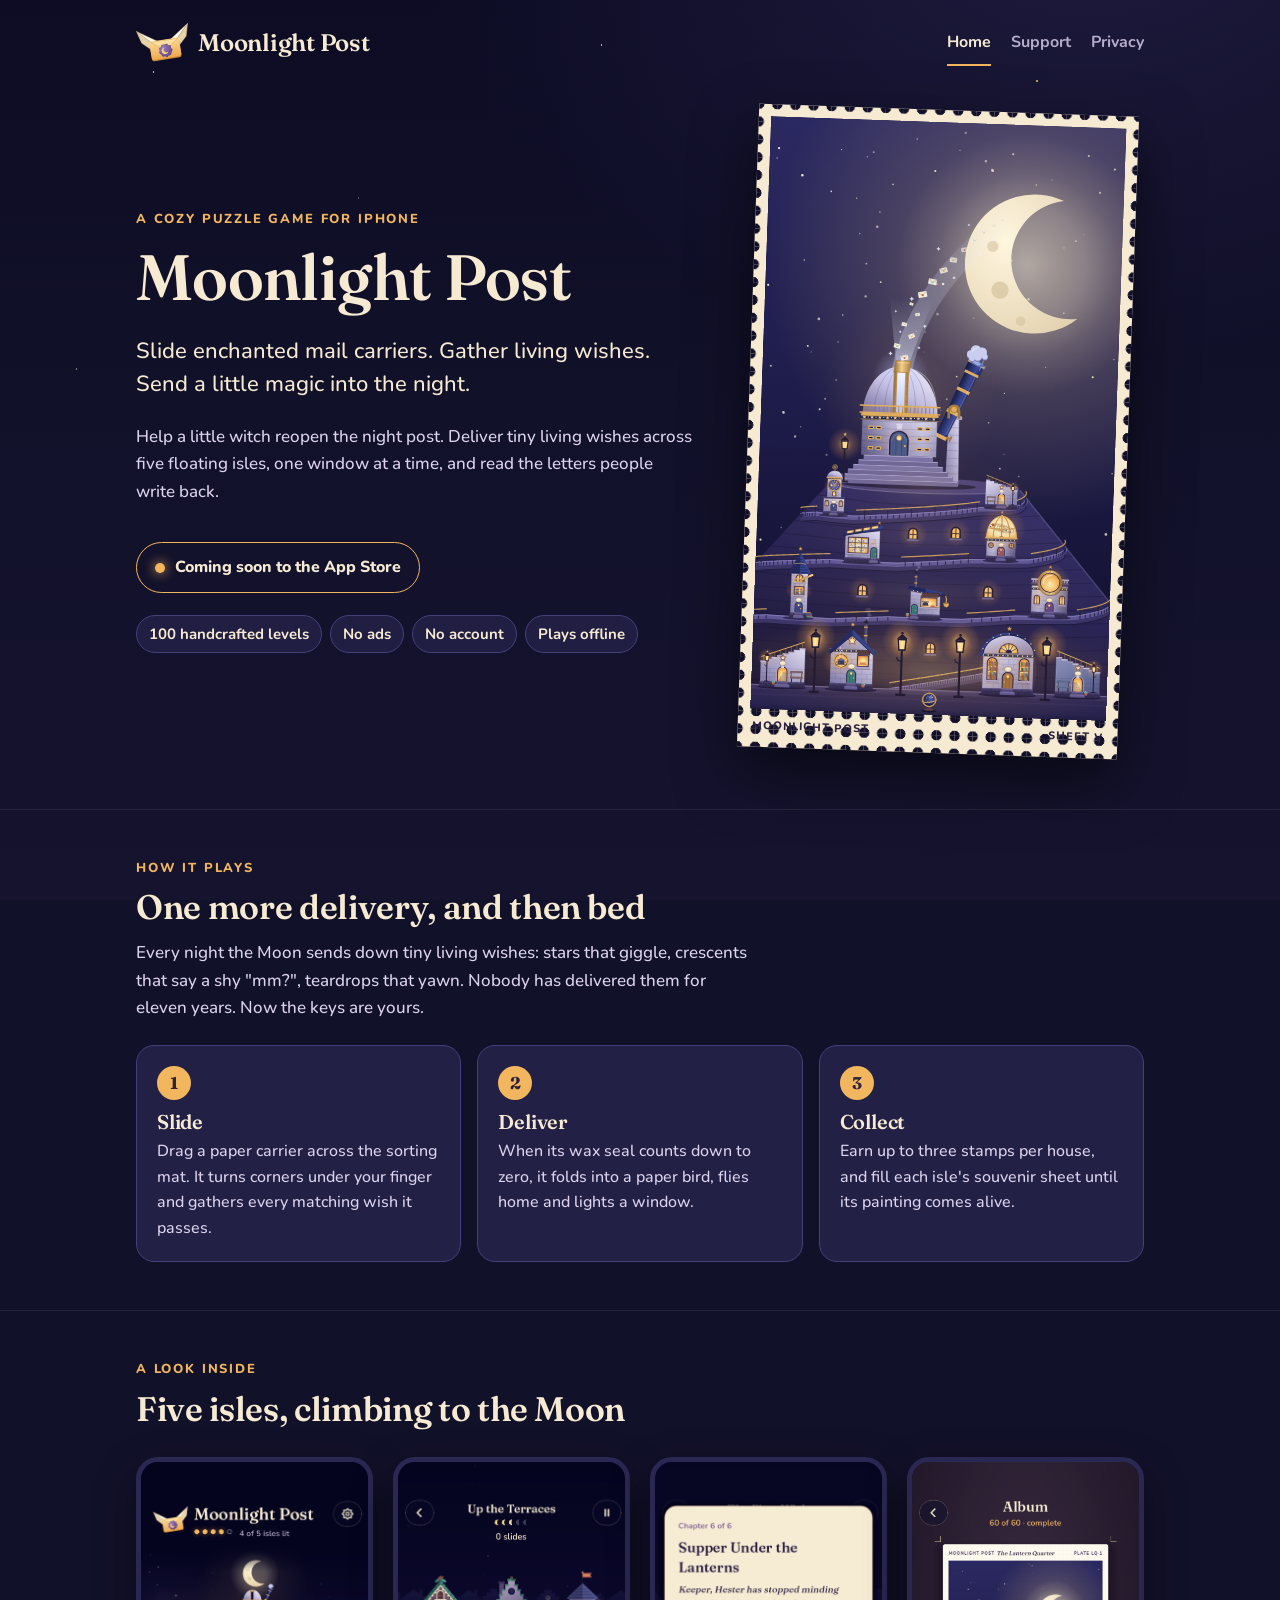
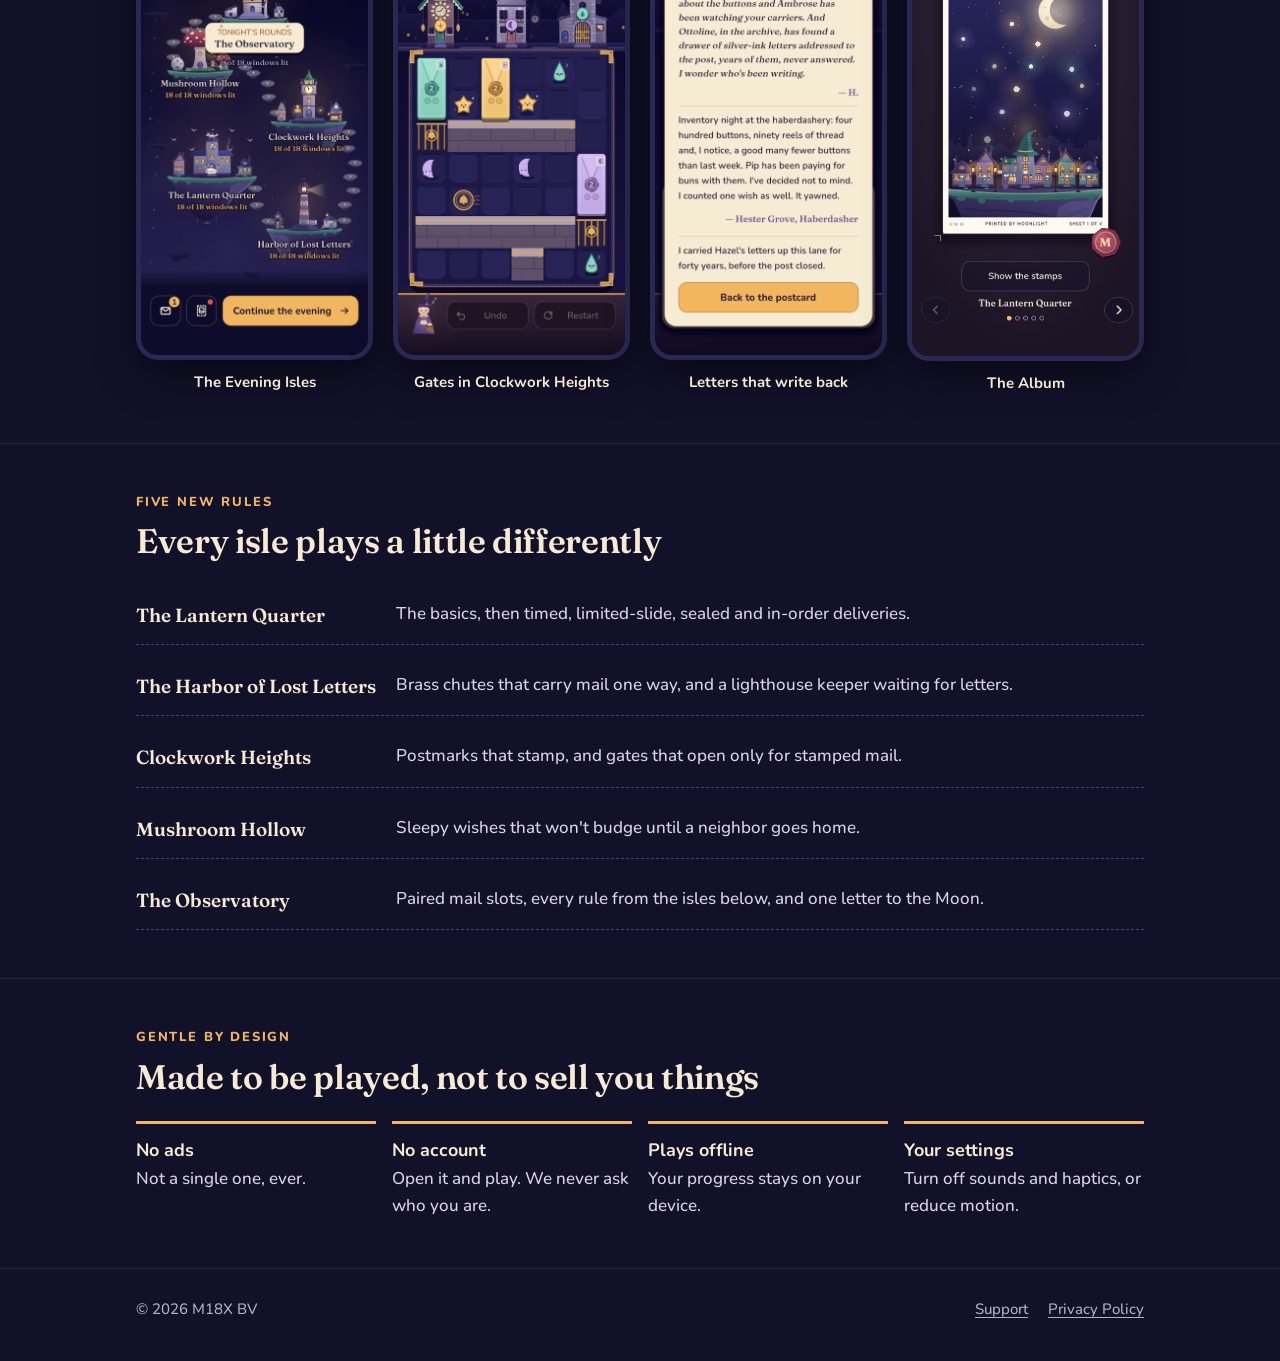
<file: index.html>
<!doctype html>
<html lang="en">
<head>
<meta charset="utf-8">
<meta name="viewport" content="width=device-width, initial-scale=1">
<title>Moonlight Post</title>
<meta name="description" content="A cozy sliding-puzzle game for iPhone. Help a little witch reopen the night post and deliver living wishes across five floating isles. Coming soon to the App Store.">
<meta name="theme-color" content="#12112a">
<link rel="icon" href="assets/img/icon.svg" type="image/svg+xml">
<link rel="stylesheet" href="style.css">
</head>
<body>
<a class="skip" href="#main">Skip to the content</a>

<header class="site-header">
  <div class="wrap">
    <a class="brand" href="index.html" aria-label="Moonlight Post, home">
      <img src="assets/img/logo-mark.svg" alt="" width="834" height="630">
      <span>Moonlight Post</span>
    </a>
    <nav class="site-nav" aria-label="Site">
      <a href="index.html" aria-current="page">Home</a>
      <a href="support.html">Support</a>
      <a href="privacy.html">Privacy</a>
    </nav>
  </div>
</header>

<main id="main">
  <div class="wrap">
    <section class="hero" aria-labelledby="title">
      <div>
        <p class="kicker">A cozy puzzle game for iPhone</p>
        <h1 id="title">Moonlight Post</h1>
        <p class="lede">Slide enchanted mail carriers. Gather living wishes. Send a little magic into the night.</p>
        <p>Help a little witch reopen the night post. Deliver tiny living wishes across five floating isles, one window at a time, and read the letters people write back.</p>
        <p class="soon">Coming soon to the App Store</p>
        <ul class="facts" aria-label="At a glance">
          <li>100 handcrafted levels</li>
          <li>No ads</li>
          <li>No account</li>
          <li>Plays offline</li>
        </ul>
      </div>
      <figure class="stamp">
        <img src="assets/img/observatory.svg" alt="The Observatory's white dome under a huge crescent Moon, with letters rising from its Great Slot toward the sky." width="600" height="1000">
        <figcaption><span>Moonlight Post</span><span>Sheet V</span></figcaption>
      </figure>
    </section>
  </div>

  <section class="section" aria-labelledby="how">
    <div class="wrap">
      <p class="kicker">How it plays</p>
      <h2 id="how">One more delivery, and then bed</h2>
      <p>Every night the Moon sends down tiny living wishes: stars that giggle, crescents that say a shy "mm?", teardrops that yawn. Nobody has delivered them for eleven years. Now the keys are yours.</p>
      <ol class="steps">
        <li>
          <h3>Slide</h3>
          <p>Drag a paper carrier across the sorting mat. It turns corners under your finger and gathers every matching wish it passes.</p>
        </li>
        <li>
          <h3>Deliver</h3>
          <p>When its wax seal counts down to zero, it folds into a paper bird, flies home and lights a window.</p>
        </li>
        <li>
          <h3>Collect</h3>
          <p>Earn up to three stamps per house, and fill each isle's souvenir sheet until its painting comes alive.</p>
        </li>
      </ol>
    </div>
  </section>

  <section class="section" aria-labelledby="look">
    <div class="wrap">
      <p class="kicker">A look inside</p>
      <h2 id="look">Five isles, climbing to the Moon</h2>
      <ul class="shots">
        <li>
          <figure>
            <img src="assets/img/isles.png" alt="The world map: five floating isles lit at night, with the Observatory at the top under the Moon and a Continue the evening button." width="461" height="1000" loading="lazy">
            <figcaption>The Evening Isles</figcaption>
          </figure>
        </li>
        <li>
          <figure>
            <img src="assets/img/board.png" alt="A Clockwork Heights puzzle: paper carriers, star, crescent and teardrop wishes, stone terraces and brass gates with bell emblems." width="461" height="1000" loading="lazy">
            <figcaption>Gates in Clockwork Heights</figcaption>
          </figure>
        </li>
        <li>
          <figure>
            <img src="assets/img/chapter.png" alt="A chapter on cream paper: a note from Hazel, signed H., and a reply from the haberdasher about buttons." width="461" height="1000" loading="lazy">
            <figcaption>Letters that write back</figcaption>
          </figure>
        </li>
        <li>
          <figure>
            <img src="assets/img/album.png" alt="The Album: the Lantern Quarter's finished souvenir sheet, a lit street under the Moon, sealed with wax." width="392" height="852" loading="lazy">
            <figcaption>The Album</figcaption>
          </figure>
        </li>
      </ul>
    </div>
  </section>

  <section class="section" aria-labelledby="isles">
    <div class="wrap">
      <p class="kicker">Five new rules</p>
      <h2 id="isles">Every isle plays a little differently</h2>
      <ul class="isles">
        <li><strong>The Lantern Quarter</strong><span>The basics, then timed, limited-slide, sealed and in-order deliveries.</span></li>
        <li><strong>The Harbor of Lost Letters</strong><span>Brass chutes that carry mail one way, and a lighthouse keeper waiting for letters.</span></li>
        <li><strong>Clockwork Heights</strong><span>Postmarks that stamp, and gates that open only for stamped mail.</span></li>
        <li><strong>Mushroom Hollow</strong><span>Sleepy wishes that won't budge until a neighbor goes home.</span></li>
        <li><strong>The Observatory</strong><span>Paired mail slots, every rule from the isles below, and one letter to the Moon.</span></li>
      </ul>
    </div>
  </section>

  <section class="section" aria-labelledby="gentle">
    <div class="wrap">
      <p class="kicker">Gentle by design</p>
      <h2 id="gentle">Made to be played, not to sell you things</h2>
      <ul class="promises">
        <li><strong>No ads</strong>Not a single one, ever.</li>
        <li><strong>No account</strong>Open it and play. We never ask who you are.</li>
        <li><strong>Plays offline</strong>Your progress stays on your device.</li>
        <li><strong>Your settings</strong>Turn off sounds and haptics, or reduce motion.</li>
      </ul>
    </div>
  </section>
</main>

<footer class="site-footer">
  <div class="wrap">
    <p>&copy; 2026 M18X BV</p>
    <nav aria-label="Footer">
      <a href="support.html">Support</a>
      <a href="privacy.html">Privacy Policy</a>
    </nav>
  </div>
</footer>
</body>
</html>
</file>
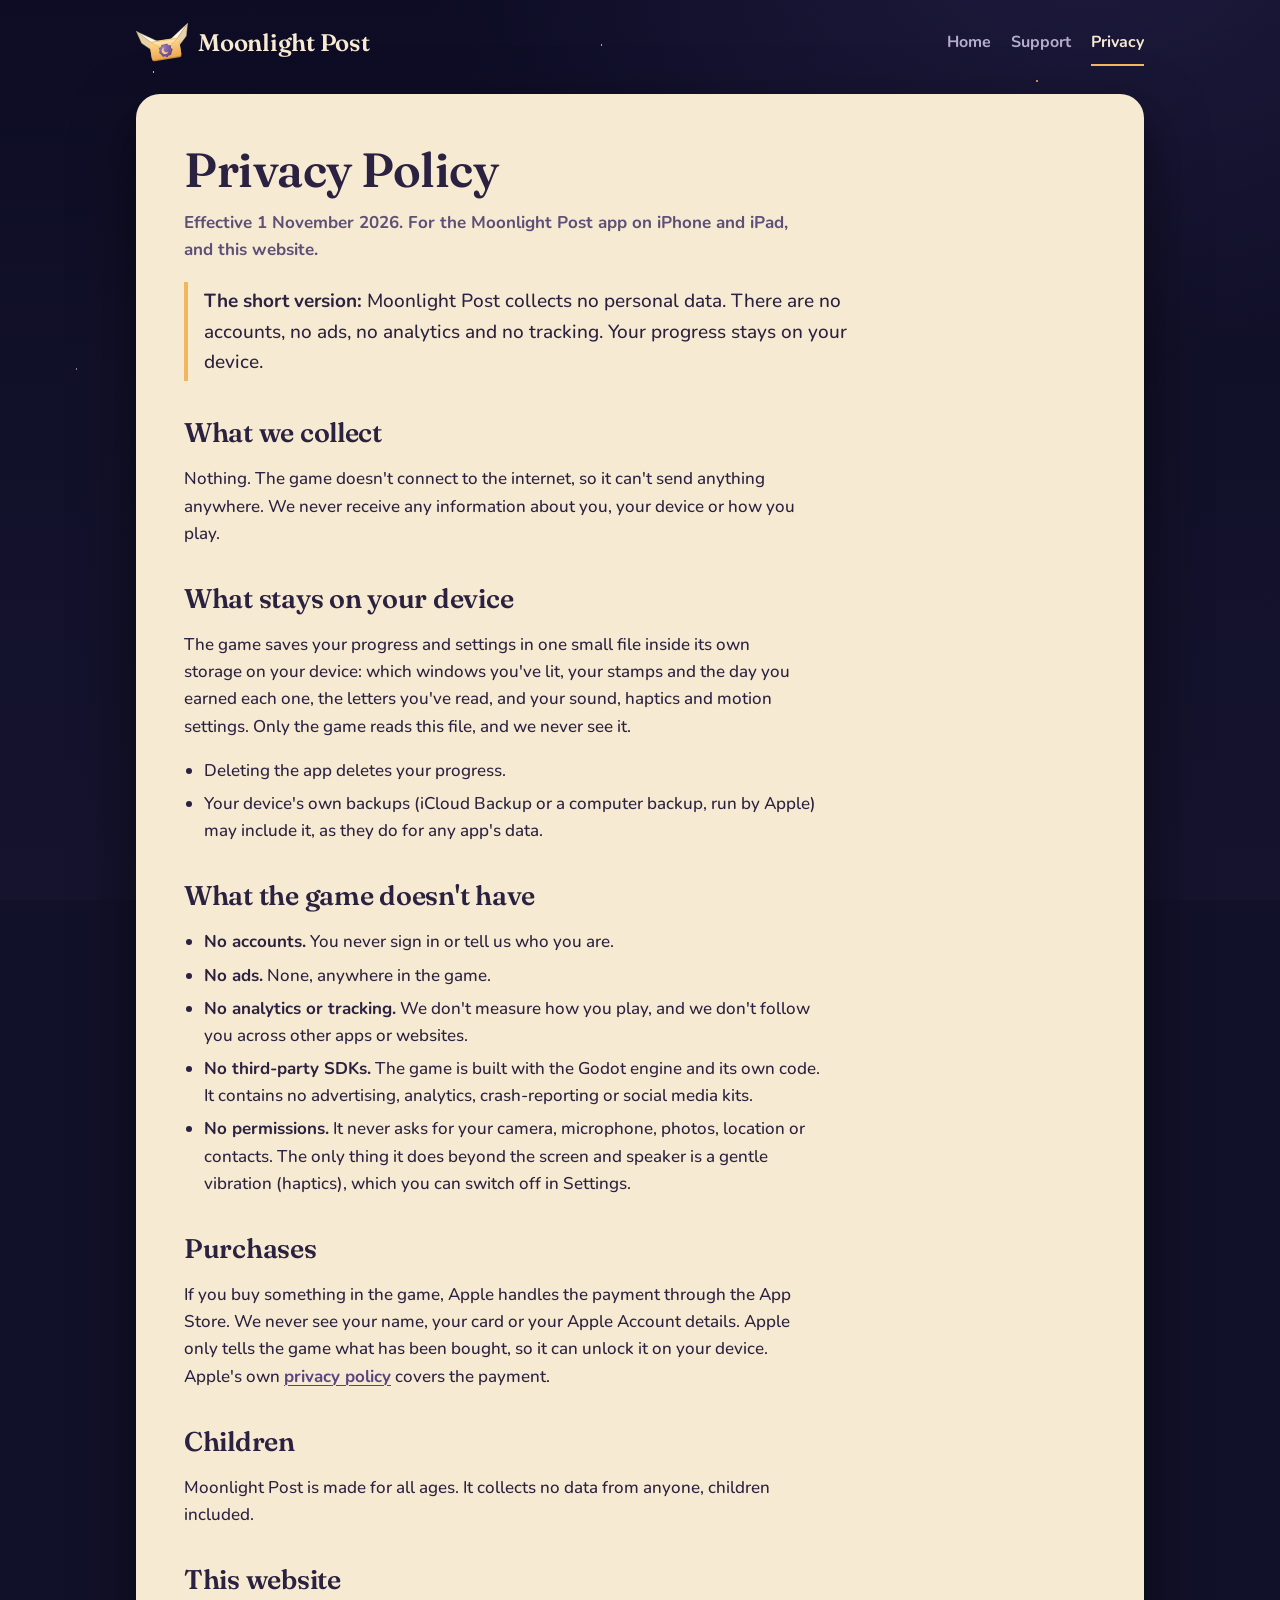
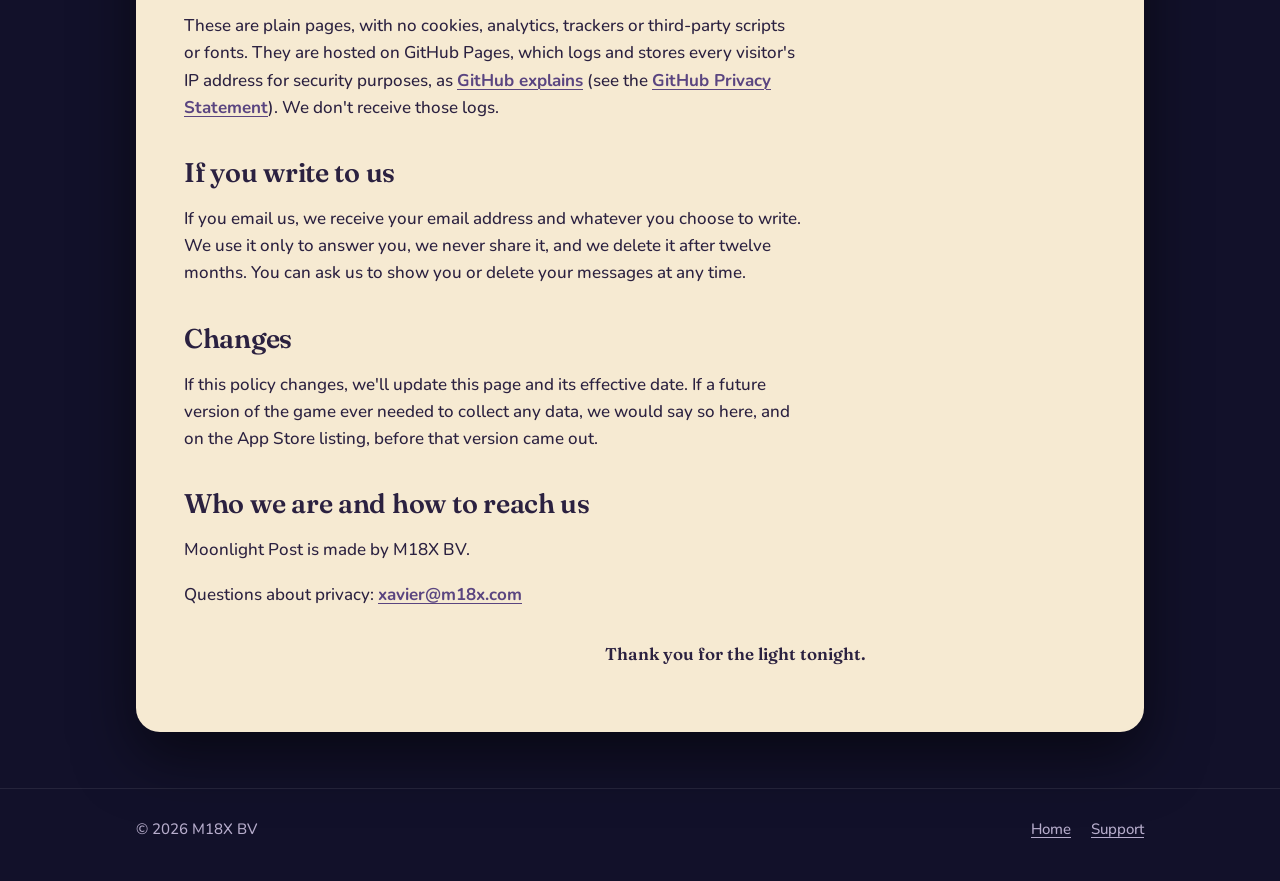
<file: privacy.html>
<!doctype html>
<html lang="en">
<head>
<meta charset="utf-8">
<meta name="viewport" content="width=device-width, initial-scale=1">
<title>Privacy Policy · Moonlight Post</title>
<meta name="description" content="Moonlight Post collects no personal data: no accounts, no ads, no analytics and no tracking. Your progress stays on your device.">
<meta name="theme-color" content="#12112a">
<link rel="icon" href="assets/img/icon.svg" type="image/svg+xml">
<link rel="stylesheet" href="style.css">
</head>
<body>
<a class="skip" href="#main">Skip to the content</a>

<header class="site-header">
  <div class="wrap">
    <a class="brand" href="index.html" aria-label="Moonlight Post, home">
      <img src="assets/img/logo-mark.svg" alt="" width="834" height="630">
      <span>Moonlight Post</span>
    </a>
    <nav class="site-nav" aria-label="Site">
      <a href="index.html">Home</a>
      <a href="support.html">Support</a>
      <a href="privacy.html" aria-current="page">Privacy</a>
    </nav>
  </div>
</header>

<main id="main">
  <div class="wrap">
    <article class="letter">
      <h1>Privacy Policy</h1>
      <p class="meta">Effective 1 November 2026. For the Moonlight Post app on iPhone and iPad, and this website.</p>

      <p class="short"><strong>The short version:</strong> Moonlight Post collects no personal data. There are no accounts, no ads, no analytics and no tracking. Your progress stays on your device.</p>

      <h2>What we collect</h2>
      <p>Nothing. The game doesn't connect to the internet, so it can't send anything anywhere. We never receive any information about you, your device or how you play.</p>

      <h2>What stays on your device</h2>
      <p>The game saves your progress and settings in one small file inside its own storage on your device: which windows you've lit, your stamps and the day you earned each one, the letters you've read, and your sound, haptics and motion settings. Only the game reads this file, and we never see it.</p>
      <ul>
        <li>Deleting the app deletes your progress.</li>
        <li>Your device's own backups (iCloud Backup or a computer backup, run by Apple) may include it, as they do for any app's data.</li>
      </ul>

      <h2>What the game doesn't have</h2>
      <ul>
        <li><strong>No accounts.</strong> You never sign in or tell us who you are.</li>
        <li><strong>No ads.</strong> None, anywhere in the game.</li>
        <li><strong>No analytics or tracking.</strong> We don't measure how you play, and we don't follow you across other apps or websites.</li>
        <li><strong>No third-party SDKs.</strong> The game is built with the Godot engine and its own code. It contains no advertising, analytics, crash-reporting or social media kits.</li>
        <li><strong>No permissions.</strong> It never asks for your camera, microphone, photos, location or contacts. The only thing it does beyond the screen and speaker is a gentle vibration (haptics), which you can switch off in Settings.</li>
      </ul>

      <h2>Purchases</h2>
      <p>If you buy something in the game, Apple handles the payment through the App Store. We never see your name, your card or your Apple Account details. Apple only tells the game what has been bought, so it can unlock it on your device. Apple's own <a href="https://www.apple.com/legal/privacy/">privacy policy</a> covers the payment.</p>

      <h2>Children</h2>
      <p>Moonlight Post is made for all ages. It collects no data from anyone, children included.</p>

      <h2>This website</h2>
      <p>These are plain pages, with no cookies, analytics, trackers or third-party scripts or fonts. They are hosted on GitHub Pages, which logs and stores every visitor's IP address for security purposes, as <a href="https://docs.github.com/en/pages/getting-started-with-github-pages/what-is-github-pages">GitHub explains</a> (see the <a href="https://docs.github.com/en/site-policy/privacy-policies/github-general-privacy-statement">GitHub Privacy Statement</a>). We don't receive those logs.</p>

      <h2>If you write to us</h2>
      <p>If you email us, we receive your email address and whatever you choose to write. We use it only to answer you, we never share it, and we delete it after twelve months. You can ask us to show you or delete your messages at any time.</p>

      <h2>Changes</h2>
      <p>If this policy changes, we'll update this page and its effective date. If a future version of the game ever needed to collect any data, we would say so here, and on the App Store listing, before that version came out.</p>

      <h2>Who we are and how to reach us</h2>
      <p>Moonlight Post is made by M18X BV.</p>
      <p>Questions about privacy: <a href="mailto:xavier@m18x.com">xavier@m18x.com</a></p>

      <p class="signoff">Thank you for the light tonight.</p>
    </article>
  </div>
</main>

<footer class="site-footer">
  <div class="wrap">
    <p>&copy; 2026 M18X BV</p>
    <nav aria-label="Footer">
      <a href="index.html">Home</a>
      <a href="support.html">Support</a>
    </nav>
  </div>
</footer>
</body>
</html>
</file>
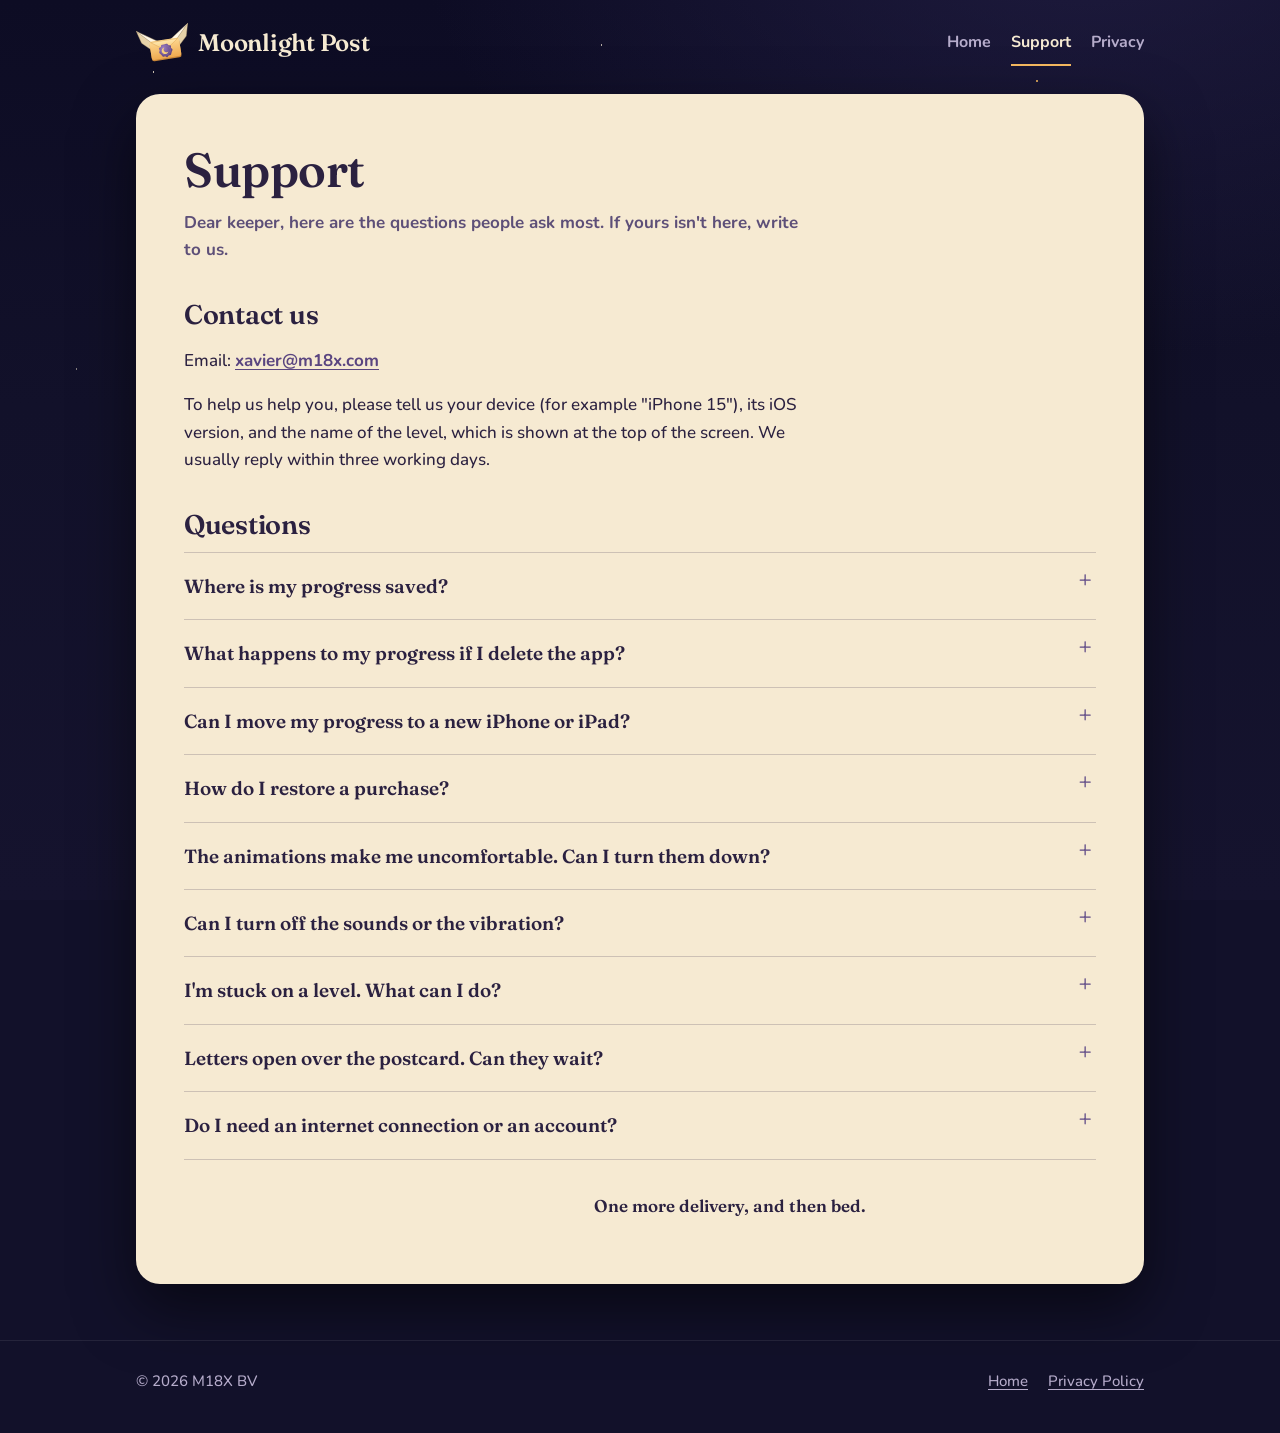
<file: support.html>
<!doctype html>
<html lang="en">
<head>
<meta charset="utf-8">
<meta name="viewport" content="width=device-width, initial-scale=1">
<title>Support · Moonlight Post</title>
<meta name="description" content="Help with Moonlight Post: where your progress is saved, restoring purchases, reduced motion, and how to contact us.">
<meta name="theme-color" content="#12112a">
<link rel="icon" href="assets/img/icon.svg" type="image/svg+xml">
<link rel="stylesheet" href="style.css">
</head>
<body>
<a class="skip" href="#main">Skip to the content</a>

<header class="site-header">
  <div class="wrap">
    <a class="brand" href="index.html" aria-label="Moonlight Post, home">
      <img src="assets/img/logo-mark.svg" alt="" width="834" height="630">
      <span>Moonlight Post</span>
    </a>
    <nav class="site-nav" aria-label="Site">
      <a href="index.html">Home</a>
      <a href="support.html" aria-current="page">Support</a>
      <a href="privacy.html">Privacy</a>
    </nav>
  </div>
</header>

<main id="main">
  <div class="wrap">
    <article class="letter">
      <h1>Support</h1>
      <p class="meta">Dear keeper, here are the questions people ask most. If yours isn't here, write to us.</p>

      <h2 id="contact">Contact us</h2>
      <p>Email: <a href="mailto:xavier@m18x.com">xavier@m18x.com</a></p>
      <p>To help us help you, please tell us your device (for example "iPhone 15"), its iOS version, and the name of the level, which is shown at the top of the screen. We usually reply within three working days.</p>

      <h2>Questions</h2>
      <div class="faq">
        <details>
          <summary>Where is my progress saved?</summary>
          <p>On your device, in the game's own storage. The game saves as you play, including a delivery you're in the middle of, so you can leave at any time and pick up where you were. Nothing is stored online, and we never receive a copy.</p>
        </details>

        <details>
          <summary>What happens to my progress if I delete the app?</summary>
          <p>It's deleted with the app. We keep no copy, so we can't restore it for you. If your device was backed up (with iCloud Backup or a computer) before you deleted the game, restoring that backup may bring your progress back.</p>
        </details>

        <details>
          <summary>Can I move my progress to a new iPhone or iPad?</summary>
          <p>The game doesn't sync between devices. Moving to a new device with Apple's Quick Start, or restoring an iCloud or computer backup onto it, normally brings app data along, the game's progress included.</p>
        </details>

        <details>
          <summary>How do I restore a purchase?</summary>
          <p>Purchases belong to your Apple Account, so you never pay twice for the same thing.</p>
          <ol>
            <li>Sign in with the same Apple Account you bought with.</li>
            <li>Open Moonlight Post, tap the gear on the map, and tap <strong>Restore purchases</strong>. The same button is at the foot of the Stationer's, and in Hazel's letter about the Full Postbag.</li>
            <li>Your isles and keepsakes unlock again.</li>
          </ol>
          <p>If something you bought still doesn't appear, Apple can help at <a href="https://reportaproblem.apple.com/">reportaproblem.apple.com</a>. Apple handles every payment, and we never see your payment details.</p>
        </details>

        <details>
          <summary>The animations make me uncomfortable. Can I turn them down?</summary>
          <p>Yes. Tap the gear on the map or the journey, or pause during a level, and switch on <strong>Reduced motion</strong>. Carriers then fade away instead of folding and flying, chutes and slots move them in one step, the sky stops twinkling, and stamps settle without bouncing.</p>
        </details>

        <details>
          <summary>Can I turn off the sounds or the vibration?</summary>
          <p>Yes, in the same Settings: <strong>Sounds</strong> and <strong>Gentle haptics</strong>. The game plays exactly the same with both off.</p>
        </details>

        <details>
          <summary>I'm stuck on a level. What can I do?</summary>
          <ul>
            <li><strong>Undo</strong> steps back one slide. <strong>Restart</strong> starts the level again, and can itself be undone.</li>
            <li>Challenge levels (timed, limited slides, sealed and in order) have no undo, but <strong>Try again</strong> is always free.</li>
            <li>After three failed tries in a row, Hazel shows you the first slide of a shortest route.</li>
            <li>The optional challenge levels beside each route are never needed to go on.</li>
          </ul>
        </details>

        <details>
          <summary>Letters open over the postcard. Can they wait?</summary>
          <p>Yes. In Settings, switch off <strong>Open chapters by themselves</strong>. New chapters then wait in the letter box, which is the envelope button on the map, until you're ready to read them.</p>
        </details>

        <details>
          <summary>Do I need an internet connection or an account?</summary>
          <p>No. Moonlight Post needs no account and plays fully offline. See our <a href="privacy.html">Privacy Policy</a>: the game collects no data at all.</p>
        </details>
      </div>

      <p class="signoff">One more delivery, and then bed.</p>
    </article>
  </div>
</main>

<footer class="site-footer">
  <div class="wrap">
    <p>&copy; 2026 M18X BV</p>
    <nav aria-label="Footer">
      <a href="index.html">Home</a>
      <a href="privacy.html">Privacy Policy</a>
    </nav>
  </div>
</footer>
</body>
</html>
</file>
<file: style.css>
/* Moonlight Post: the shared stylesheet for index, privacy and support.
   The palette is the game's own (game/postal_style.gd). The fonts are the game's,
   copied into assets/fonts so every page works from disk and offline. */

@font-face {
  font-family: "Fraunces";
  src: url("assets/fonts/fraunces.ttf") format("truetype");
  font-weight: 100 900;
  font-display: swap;
}
@font-face {
  font-family: "Nunito";
  src: url("assets/fonts/nunito.ttf") format("truetype");
  font-weight: 200 1000;
  font-display: swap;
}

:root {
  color-scheme: dark;
  --night: #12112a;
  --night-sky: #0d0c24;
  --dusk: #2a2550;
  --mat: #2a2752;
  --slot: #34305f;
  --violet: #6e5a8e;
  --teal: #4f8a8b;
  --paper: #f6ead2;
  --amber: #f2b65e;
  --ink: #2b2140;
  --muted: #b6accb;
  --text: #ddd3ee;
  --line: #45407a;
  --gutter: 16px;
  --measure: 62ch;
  --radius: 18px;
}

* { box-sizing: border-box; }

html { -webkit-text-size-adjust: 100%; }

body {
  margin: 0;
  min-height: 100vh;
  font-family: "Nunito", system-ui, sans-serif;
  font-weight: 500;
  font-size: 17px;
  line-height: 1.6;
  color: var(--text);
  background-color: var(--night);
  /* A still sky: a few stars and the glow of a moon, no images, no motion. */
  background-image:
    radial-gradient(1.5px 1.5px at 12% 8%, #f6ead2cc 50%, transparent 52%),
    radial-gradient(1px 1px at 28% 22%, #f6ead299 50%, transparent 52%),
    radial-gradient(1.5px 1.5px at 47% 5%, #f6ead2b3 50%, transparent 52%),
    radial-gradient(1px 1px at 63% 17%, #f6ead280 50%, transparent 52%),
    radial-gradient(2px 2px at 81% 9%, #f2b65ecc 50%, transparent 52%),
    radial-gradient(1px 1px at 91% 30%, #f6ead299 50%, transparent 52%),
    radial-gradient(1.5px 1.5px at 6% 41%, #f6ead280 50%, transparent 52%),
    radial-gradient(1px 1px at 37% 48%, #f6ead266 50%, transparent 52%),
    radial-gradient(1px 1px at 72% 56%, #f6ead266 50%, transparent 52%),
    radial-gradient(60rem 40rem at 85% -10%, #2a255099, transparent 70%),
    linear-gradient(180deg, var(--night-sky) 0%, var(--night) 45%, #15132e 100%);
  background-attachment: fixed;
}

img { max-width: 100%; height: auto; display: block; }

a { color: var(--amber); text-decoration-thickness: 1px; text-underline-offset: 3px; }
a:hover { color: var(--paper); }
a:focus-visible, .button:focus-visible {
  outline: 2px solid var(--paper);
  outline-offset: 3px;
  border-radius: 6px;
}

.wrap {
  width: 100%;
  max-width: 1040px;
  margin: 0 auto;
  padding: 0 var(--gutter);
}

.skip {
  position: absolute;
  left: -9999px;
}
.skip:focus {
  left: var(--gutter);
  top: 8px;
  background: var(--paper);
  color: var(--ink);
  padding: 8px 12px;
  border-radius: 10px;
  z-index: 10;
}

/* Header */

.site-header .wrap {
  display: flex;
  flex-wrap: wrap;
  align-items: center;
  justify-content: space-between;
  gap: 12px 24px;
  padding-top: 20px;
  padding-bottom: 20px;
}

.brand {
  display: inline-flex;
  align-items: center;
  gap: 10px;
  color: var(--paper);
  text-decoration: none;
}
.brand img { width: 52px; height: auto; }
.brand span {
  font-family: "Fraunces", Georgia, serif;
  font-weight: 600;
  font-size: 24px;
  letter-spacing: -0.01em;
  white-space: nowrap;
}

.site-nav {
  display: flex;
  flex-wrap: wrap;
  gap: 4px 20px;
  font-weight: 700;
  font-size: 16px;
}
.site-nav a { color: var(--muted); text-decoration: none; padding: 10px 0; }
.site-nav a:hover, .site-nav a[aria-current="page"] { color: var(--paper); }
.site-nav a[aria-current="page"] { box-shadow: inset 0 -2px 0 var(--amber); }

/* Type */

h1, h2, h3 {
  font-family: "Fraunces", Georgia, serif;
  font-weight: 600;
  color: var(--paper);
  line-height: 1.15;
  letter-spacing: -0.01em;
  margin: 0 0 12px;
}
h1 { font-size: clamp(38px, 7vw, 64px); }
h2 { font-size: clamp(26px, 4vw, 34px); }
h3 { font-size: 20px; }

p, li { max-width: var(--measure); }

.kicker {
  margin: 0 0 10px;
  font-size: 13px;
  font-weight: 800;
  letter-spacing: 0.14em;
  text-transform: uppercase;
  color: var(--amber);
}

.lede {
  font-size: clamp(19px, 2.4vw, 22px);
  line-height: 1.5;
  color: var(--paper);
}

/* Hero */

.hero {
  display: grid;
  grid-template-columns: minmax(0, 1.15fr) minmax(0, 0.85fr);
  gap: 40px;
  align-items: center;
  padding: 24px 0 56px;
}

.soon {
  display: inline-flex;
  align-items: center;
  gap: 10px;
  margin: 20px 0 0;
  padding: 12px 18px;
  border: 1.5px solid var(--amber);
  border-radius: 999px;
  color: var(--paper);
  font-weight: 800;
  font-size: 16px;
}
.soon::before {
  content: "";
  width: 10px;
  height: 10px;
  border-radius: 50%;
  background: var(--amber);
  box-shadow: 0 0 12px var(--amber);
}

.facts {
  display: flex;
  flex-wrap: wrap;
  gap: 8px;
  list-style: none;
  padding: 0;
  margin: 22px 0 0;
}
.facts li {
  padding: 6px 12px;
  border-radius: 999px;
  background: #2a275299;
  border: 1px solid var(--line);
  color: var(--paper);
  font-size: 15px;
  font-weight: 700;
}

/* The painting, framed as one of the Album's stamps: perforated paper edges. */

.stamp {
  --hole: #121029;
  margin: 0;
  padding: 12px;
  background-color: var(--paper);
  background-image:
    radial-gradient(circle at 0 0, var(--hole) 5px, transparent 5.5px),
    radial-gradient(circle at 100% 0, var(--hole) 5px, transparent 5.5px),
    radial-gradient(circle at 0 100%, var(--hole) 5px, transparent 5.5px),
    radial-gradient(circle at 100% 100%, var(--hole) 5px, transparent 5.5px);
  background-size: 18px 18px;
  background-repeat: round;
  box-shadow: 0 24px 60px #0008;
  transform: rotate(2deg);
  max-width: 380px;
  justify-self: center;
}
.stamp img { width: 100%; aspect-ratio: 3 / 5; object-fit: cover; }
.stamp figcaption {
  display: flex;
  justify-content: space-between;
  gap: 8px;
  padding: 8px 2px 0;
  color: var(--ink);
  font-size: 11px;
  font-weight: 800;
  letter-spacing: 0.1em;
  text-transform: uppercase;
}

/* Sections */

.section { padding: 48px 0; border-top: 1px solid #ffffff14; }
.section > .wrap > p { margin-top: 0; }

.steps {
  display: grid;
  grid-template-columns: repeat(3, minmax(0, 1fr));
  gap: 16px;
  list-style: none;
  padding: 0;
  margin: 24px 0 0;
  counter-reset: step;
}
.steps li {
  counter-increment: step;
  background: #2a2752b3;
  border: 1px solid var(--line);
  border-radius: var(--radius);
  padding: 20px;
}
.steps li::before {
  content: counter(step);
  display: inline-grid;
  place-items: center;
  width: 34px;
  height: 34px;
  margin-bottom: 10px;
  border-radius: 50%;
  background: var(--amber);
  color: var(--ink);
  font-family: "Fraunces", Georgia, serif;
  font-weight: 700;
}
.steps h3 { margin-bottom: 6px; }
.steps p { margin: 0; font-size: 16px; }

.shots {
  display: grid;
  grid-template-columns: repeat(4, minmax(0, 1fr));
  gap: 20px;
  list-style: none;
  padding: 0;
  margin: 28px 0 0;
}
.shots li { max-width: none; }
.shots figure { margin: 0; }
.shots img {
  width: 100%;
  border-radius: 22px;
  border: 5px solid var(--mat);
  box-shadow: 0 16px 40px #0007;
  background: var(--night);
}
.shots figcaption {
  margin-top: 10px;
  font-size: 15px;
  font-weight: 700;
  color: var(--paper);
  text-align: center;
}

.isles {
  list-style: none;
  padding: 0;
  margin: 24px 0 0;
  display: grid;
  gap: 12px;
}
.isles li {
  max-width: none;
  display: grid;
  grid-template-columns: minmax(0, 15rem) minmax(0, 1fr);
  gap: 4px 20px;
  padding: 14px 0;
  border-bottom: 1px dashed var(--line);
}
.isles strong {
  font-family: "Fraunces", Georgia, serif;
  font-weight: 600;
  font-size: 19px;
  color: var(--paper);
}

.promises {
  display: grid;
  grid-template-columns: repeat(4, minmax(0, 1fr));
  gap: 16px;
  list-style: none;
  padding: 0;
  margin: 24px 0 0;
}
.promises li {
  max-width: none;
  border-top: 3px solid var(--amber);
  padding-top: 12px;
}
.promises strong { display: block; color: var(--paper); font-size: 18px; }

/* Letters: the policy and support pages read like a letter from the post. */

.letter {
  background: var(--paper);
  color: var(--ink);
  border-radius: 24px;
  padding: clamp(22px, 5vw, 48px);
  margin: 8px 0 56px;
  box-shadow: 0 24px 60px #0008;
}
.letter h1, .letter h2, .letter h3 { color: var(--ink); }
.letter h1 { font-size: clamp(32px, 6vw, 48px); }
.letter h2 { font-size: clamp(22px, 3.4vw, 27px); margin-top: 36px; }
.letter h3 { margin-top: 24px; }
.letter p, .letter li { color: var(--ink); }
.letter a { color: #5a4580; font-weight: 700; }
.letter a:hover { color: var(--ink); }
.letter .meta { color: #5d4f78; font-weight: 700; margin-top: 0; }
.letter .short {
  border-left: 4px solid var(--amber);
  padding: 4px 0 4px 16px;
  font-size: 19px;
}
.letter ul { padding-left: 1.2em; }
.letter li { margin-bottom: 6px; }
.signoff {
  margin-top: 32px;
  font-family: "Fraunces", Georgia, serif;
  font-weight: 600;
  color: var(--violet);
  text-align: right;
}

.faq details {
  border-top: 1px solid #2b214033;
  padding: 4px 0;
}
.faq details:last-of-type { border-bottom: 1px solid #2b214033; }
.faq summary {
  cursor: pointer;
  list-style: none;
  padding: 14px 32px 14px 0;
  position: relative;
  font-family: "Fraunces", Georgia, serif;
  font-weight: 600;
  font-size: 19px;
  color: var(--ink);
}
.faq summary::-webkit-details-marker { display: none; }
.faq summary::after {
  content: "+";
  position: absolute;
  right: 4px;
  top: 10px;
  font-size: 26px;
  line-height: 1;
  color: var(--violet);
}
.faq details[open] summary::after { content: "\2013"; }
.faq summary:focus-visible { outline: 2px solid var(--ink); outline-offset: 2px; border-radius: 6px; }
.faq details > *:not(summary) { margin-top: 0; }

/* Details the developer still has to fill in. */
.tbc {
  background: #f2b65e55;
  color: inherit;
  padding: 0 4px;
  border-radius: 4px;
  font-weight: 700;
}

/* Footer */

.site-footer {
  border-top: 1px solid #ffffff14;
  padding: 28px 0 40px;
  font-size: 15px;
  color: var(--muted);
}
.site-footer .wrap {
  display: flex;
  flex-wrap: wrap;
  justify-content: space-between;
  gap: 12px 24px;
}
.site-footer nav { display: flex; flex-wrap: wrap; gap: 4px 20px; }
.site-footer a { color: var(--muted); }
.site-footer a:hover { color: var(--paper); }
.site-footer p { margin: 0; }

/* Narrower screens */

@media (max-width: 860px) {
  .hero { grid-template-columns: minmax(0, 1fr); gap: 36px; }
  .stamp { max-width: 300px; }
  .steps { grid-template-columns: minmax(0, 1fr); }
  .shots { grid-template-columns: repeat(2, minmax(0, 1fr)); }
  .promises { grid-template-columns: repeat(2, minmax(0, 1fr)); }
}

@media (max-width: 560px) {
  body { font-size: 16px; }
  .brand img { width: 44px; }
  .brand span { font-size: 21px; }
  .isles li { grid-template-columns: minmax(0, 1fr); }
  .shots { gap: 14px; }
  .shots img { border-width: 3px; border-radius: 16px; }
  .shots figcaption { font-size: 14px; }
  .promises { grid-template-columns: minmax(0, 1fr); }
  .stamp { max-width: 240px; transform: rotate(1.5deg); }
}

@media (prefers-reduced-motion: reduce) {
  * { scroll-behavior: auto !important; }
}

@media print {
  body { background: #fff; color: #000; }
  .letter { box-shadow: none; padding: 0; }
  .site-header nav, .skip { display: none; }
}
</file>
